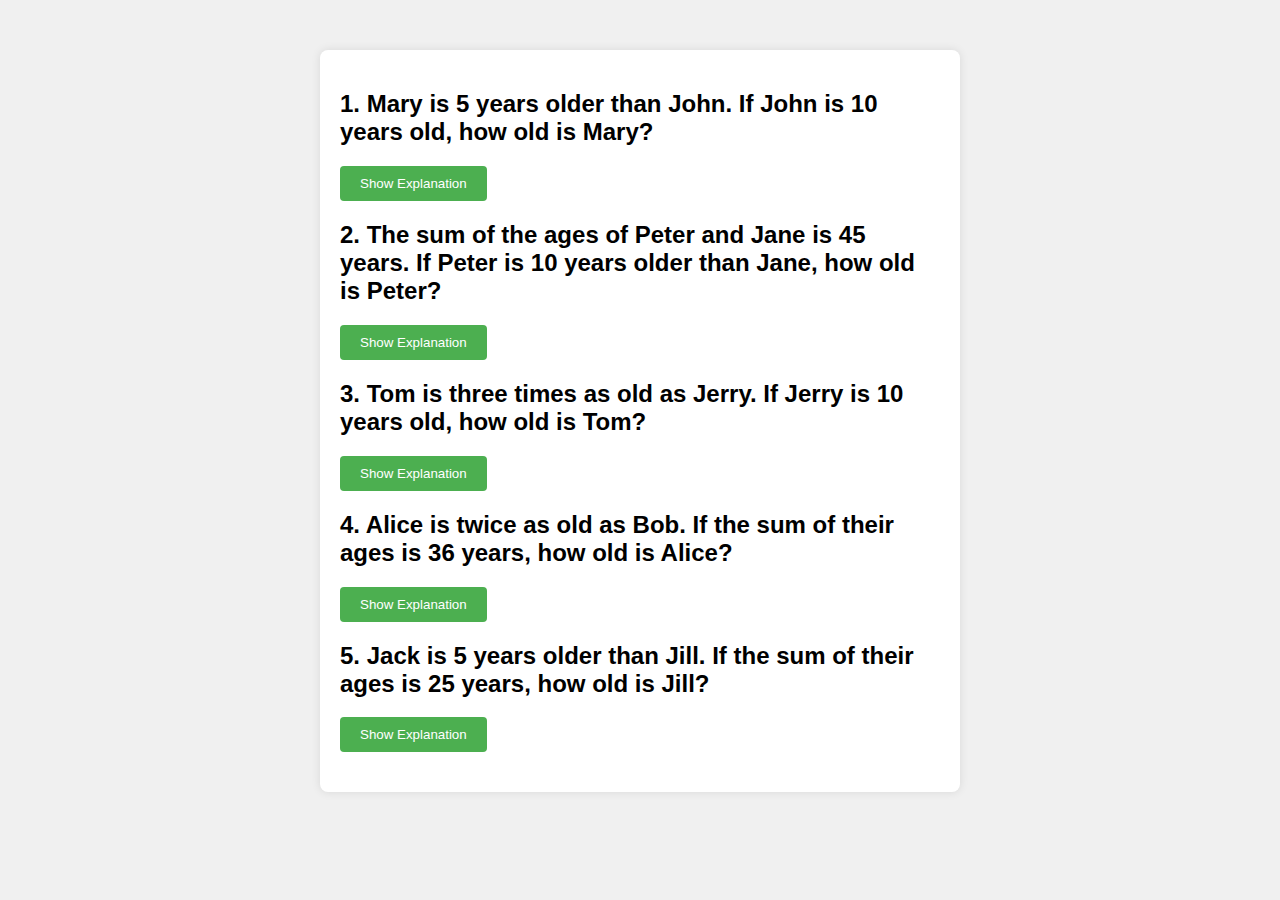
<file: ages.html>
<!DOCTYPE html>
<html lang="en">
<head>
    <meta charset="UTF-8">
    <meta name="viewport" content="width=device-width, initial-scale=1.0">
    <title>Aptitude Quiz</title>
    <style>
        body {
            font-family: Arial, sans-serif;
            margin: 0;
            padding: 0;
            background-color: #f0f0f0;
        }

        .quiz-container {
            max-width: 600px;
            margin: 50px auto;
            background-color: #fff;
            padding: 20px;
            border-radius: 8px;
            box-shadow: 0 0 10px rgba(0, 0, 0, 0.1);
        }

        .question {
            margin-bottom: 20px;
        }

        .explanation {
            display: none;
            margin-top: 10px;
        }

        button {
            background-color: #4CAF50;
            color: white;
            padding: 10px 20px;
            border: none;
            border-radius: 4px;
            cursor: pointer;
        }

        button:hover {
            background-color: #45a049;
        }
    </style>
</head>
<body>
    <div class="quiz-container">
        <div class="question">
            <h2>1. Mary is 5 years older than John. If John is 10 years old, how old is Mary?</h2>
            <button onclick="toggleExplanation(1)">Show Explanation</button>
            <p class="explanation">If John is 10 years old, then Mary is 10 + 5 = 15 years old.</p>
        </div>
        
        <div class="question">
            <h2>2. The sum of the ages of Peter and Jane is 45 years. If Peter is 10 years older than Jane, how old is Peter?</h2>
            <button onclick="toggleExplanation(2)">Show Explanation</button>
            <p class="explanation">Let Jane's age be x years. Then, Peter's age is x + 10 years. According to the given information, x + (x + 10) = 45. Solving this equation, we find x = 17. Therefore, Peter is 17 + 10 = 27 years old.</p>
        </div>
        
        <div class="question">
            <h2>3. Tom is three times as old as Jerry. If Jerry is 10 years old, how old is Tom?</h2>
            <button onclick="toggleExplanation(3)">Show Explanation</button>
            <p class="explanation">If Jerry is 10 years old, then Tom is 3 * 10 = 30 years old.</p>
        </div>
        
        <div class="question">
            <h2>4. Alice is twice as old as Bob. If the sum of their ages is 36 years, how old is Alice?</h2>
            <button onclick="toggleExplanation(4)">Show Explanation</button>
            <p class="explanation">Let Bob's age be x years. Then, Alice's age is 2x years. According to the given information, x + 2x = 36. Solving this equation, we find x = 12. Therefore, Alice is 2 * 12 = 24 years old.</p>
        </div>
        
        <div class="question">
            <h2>5. Jack is 5 years older than Jill. If the sum of their ages is 25 years, how old is Jill?</h2>
            <button onclick="toggleExplanation(5)">Show Explanation</button>
            <p class="explanation">Let Jill's age be x years. Then, Jack's age is x + 5 years. According to the given information, x + (x + 5) = 25. Solving this equation, we find x = 10. Therefore, Jill is 10 years old.</p>
        </div>
    </div>

    <script>
        function toggleExplanation(questionNumber) {
            var explanation = document.getElementsByClassName('explanation')[questionNumber - 1];
            if (explanation.style.display === "none") {
                explanation.style.display = "block";
            } else {
                explanation.style.display = "none";
            }
        }
    </script>
</body>

</html>
</file>
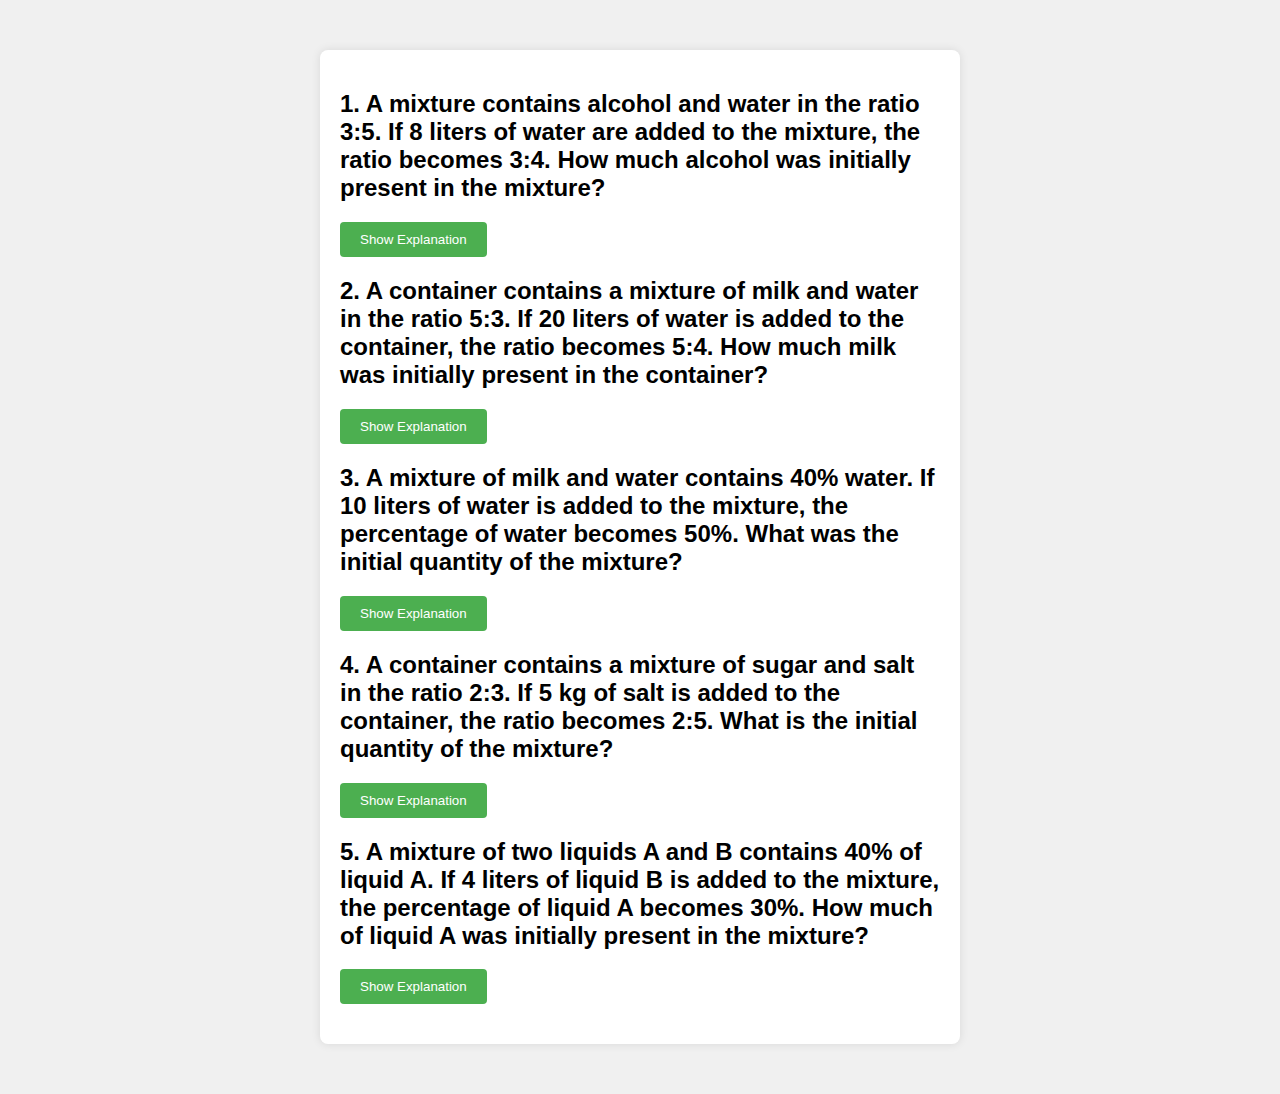
<file: alligation-and-mixtures.html>
<!DOCTYPE html>
<html lang="en">
<head>
    <meta charset="UTF-8">
    <meta name="viewport" content="width=device-width, initial-scale=1.0">
    <title>Aptitude Quiz</title>
    <style>
        body {
            font-family: Arial, sans-serif;
            margin: 0;
            padding: 0;
            background-color: #f0f0f0;
        }

        .quiz-container {
            max-width: 600px;
            margin: 50px auto;
            background-color: #fff;
            padding: 20px;
            border-radius: 8px;
            box-shadow: 0 0 10px rgba(0, 0, 0, 0.1);
        }

        .question {
            margin-bottom: 20px;
        }

        .explanation {
            display: none;
            margin-top: 10px;
        }

        button {
            background-color: #4CAF50;
            color: white;
            padding: 10px 20px;
            border: none;
            border-radius: 4px;
            cursor: pointer;
        }

        button:hover {
            background-color: #45a049;
        }
    </style>
</head>
<body>
    <div class="quiz-container">
        <div class="question">
            <h2>1. A mixture contains alcohol and water in the ratio 3:5. If 8 liters of water are added to the mixture, the ratio becomes 3:4. How much alcohol was initially present in the mixture?</h2>
            <button onclick="toggleExplanation(1)">Show Explanation</button>
            <p class="explanation">Let the initial quantity of alcohol be 3x and the initial quantity of water be 5x. After adding 8 liters of water, the quantity of water becomes 5x + 8. According to the given condition, (3x) / (5x + 8) = 3/4. Solving this equation, we find x = 8. Therefore, the initial quantity of alcohol was 3 * 8 = 24 liters.</p>
        </div>
        
        <div class="question">
            <h2>2. A container contains a mixture of milk and water in the ratio 5:3. If 20 liters of water is added to the container, the ratio becomes 5:4. How much milk was initially present in the container?</h2>
            <button onclick="toggleExplanation(2)">Show Explanation</button>
            <p class="explanation">Let the initial quantity of milk be 5x and the initial quantity of water be 3x. After adding 20 liters of water, the quantity of water becomes 3x + 20. According to the given condition, (5x) / (3x + 20) = 5/4. Solving this equation, we find x = 20. Therefore, the initial quantity of milk was 5 * 20 = 100 liters.</p>
        </div>
        
        <div class="question">
            <h2>3. A mixture of milk and water contains 40% water. If 10 liters of water is added to the mixture, the percentage of water becomes 50%. What was the initial quantity of the mixture?</h2>
            <button onclick="toggleExplanation(3)">Show Explanation</button>
            <p class="explanation">Let the initial quantity of the mixture be x liters. Since the mixture contains 40% water initially, the quantity of water is 0.4x liters. After adding 10 liters of water, the quantity of water becomes 0.4x + 10 liters. According to the given condition, (0.4x + 10) / x = 50/100. Solving this equation, we find x = 20. Therefore, the initial quantity of the mixture was 20 liters.</p>
        </div>
        
        <div class="question">
            <h2>4. A container contains a mixture of sugar and salt in the ratio 2:3. If 5 kg of salt is added to the container, the ratio becomes 2:5. What is the initial quantity of the mixture?</h2>
            <button onclick="toggleExplanation(4)">Show Explanation</button>
            <p class="explanation">Let the initial quantity of sugar be 2x kg and the initial quantity of salt be 3x kg. After adding 5 kg of salt, the quantity of salt becomes 3x + 5. According to the given condition, (2x) / (3x + 5) = 2/5. Solving this equation, we find x = 5. Therefore, the initial quantity of the mixture was 2 * 5 + 3 * 5 = 25 kg.</p>
        </div>
        
        <div class="question">
            <h2>5. A mixture of two liquids A and B contains 40% of liquid A. If 4 liters of liquid B is added to the mixture, the percentage of liquid A becomes 30%. How much of liquid A was initially present in the mixture?</h2>
            <button onclick="toggleExplanation(5)">Show Explanation</button>
            <p class="explanation">Let the initial quantity of the mixture be x liters. Since the mixture contains 40% of liquid A initially, the quantity of liquid A is 0.4x liters. After adding 4 liters of liquid B, the quantity of liquid A remains the same, but the total quantity of the mixture becomes x + 4 liters. According to the given condition, 0.4x / (x + 4) = 30/100. Solving this equation, we find x = 20. Therefore, the initial quantity of liquid A was 0.4 * 20 = 8 liters.</p>
            </div>
            </body>

</html>
</file>
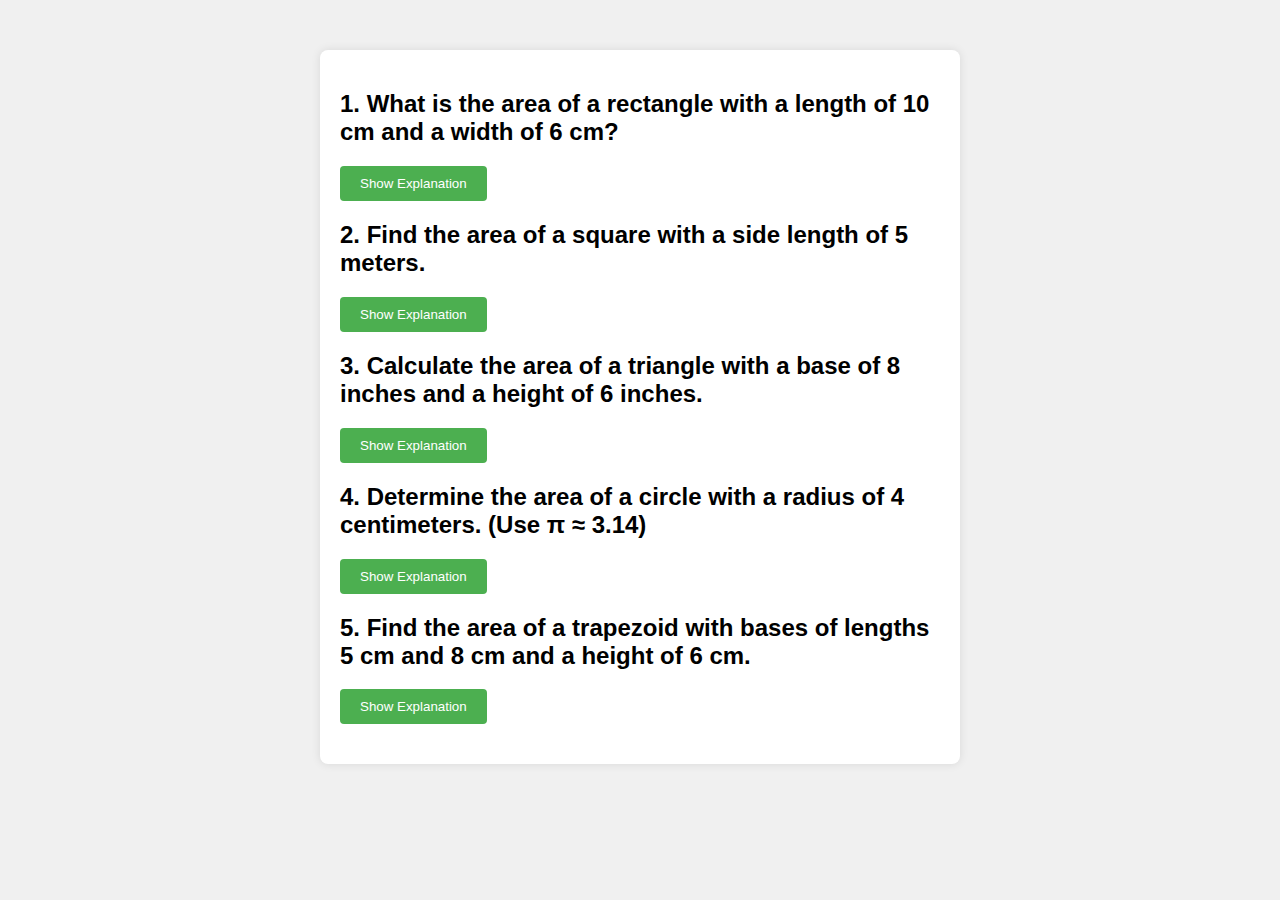
<file: area.html>
<!DOCTYPE html>
<html lang="en">
<head>
    <meta charset="UTF-8">
    <meta name="viewport" content="width=device-width, initial-scale=1.0">
    <title>Aptitude Quiz</title>
    <style>
        body {
            font-family: Arial, sans-serif;
            margin: 0;
            padding: 0;
            background-color: #f0f0f0;
        }

        .quiz-container {
            max-width: 600px;
            margin: 50px auto;
            background-color: #fff;
            padding: 20px;
            border-radius: 8px;
            box-shadow: 0 0 10px rgba(0, 0, 0, 0.1);
        }

        .question {
            margin-bottom: 20px;
        }

        .explanation {
            display: none;
            margin-top: 10px;
        }

        button {
            background-color: #4CAF50;
            color: white;
            padding: 10px 20px;
            border: none;
            border-radius: 4px;
            cursor: pointer;
        }

        button:hover {
            background-color: #45a049;
        }
    </style>
</head>
<body>
    <div class="quiz-container">
        <div class="question">
            <h2>1. What is the area of a rectangle with a length of 10 cm and a width of 6 cm?</h2>
            <button onclick="toggleExplanation(1)">Show Explanation</button>
            <p class="explanation">The area of a rectangle is calculated by multiplying its length by its width. So, the area of this rectangle is 10 cm * 6 cm = 60 square centimeters.</p>
        </div>
        
        <div class="question">
            <h2>2. Find the area of a square with a side length of 5 meters.</h2>
            <button onclick="toggleExplanation(2)">Show Explanation</button>
            <p class="explanation">The area of a square is calculated by squaring its side length. So, the area of this square is 5 meters * 5 meters = 25 square meters.</p>
        </div>
        
        <div class="question">
            <h2>3. Calculate the area of a triangle with a base of 8 inches and a height of 6 inches.</h2>
            <button onclick="toggleExplanation(3)">Show Explanation</button>
            <p class="explanation">The area of a triangle is calculated by multiplying its base by its height and dividing by 2. So, the area of this triangle is (8 inches * 6 inches) / 2 = 24 square inches.</p>
        </div>
        
        <div class="question">
            <h2>4. Determine the area of a circle with a radius of 4 centimeters. (Use π ≈ 3.14)</h2>
            <button onclick="toggleExplanation(4)">Show Explanation</button>
            <p class="explanation">The area of a circle is calculated by squaring its radius and multiplying by π. So, the area of this circle is (4 cm)^2 * π ≈ 3.14 * 16 cm² ≈ 50.24 square centimeters.</p>
        </div>
        
        <div class="question">
            <h2>5. Find the area of a trapezoid with bases of lengths 5 cm and 8 cm and a height of 6 cm.</h2>
            <button onclick="toggleExplanation(5)">Show Explanation</button>
            <p class="explanation">The area of a trapezoid is calculated by multiplying the sum of its bases by its height and dividing by 2. So, the area of this trapezoid is ((5 cm + 8 cm) * 6 cm) / 2 = 39 square centimeters.</p>
        </div>
    </div>

    <script>
        function toggleExplanation(questionNumber) {
            var explanation = document.getElementsByClassName('explanation')[questionNumber - 1];
            if (explanation.style.display === "none") {
                explanation.style.display = "block";
            } else {
                explanation.style.display = "none";
            }
        }
    </script>
</body>

</html>
</file>
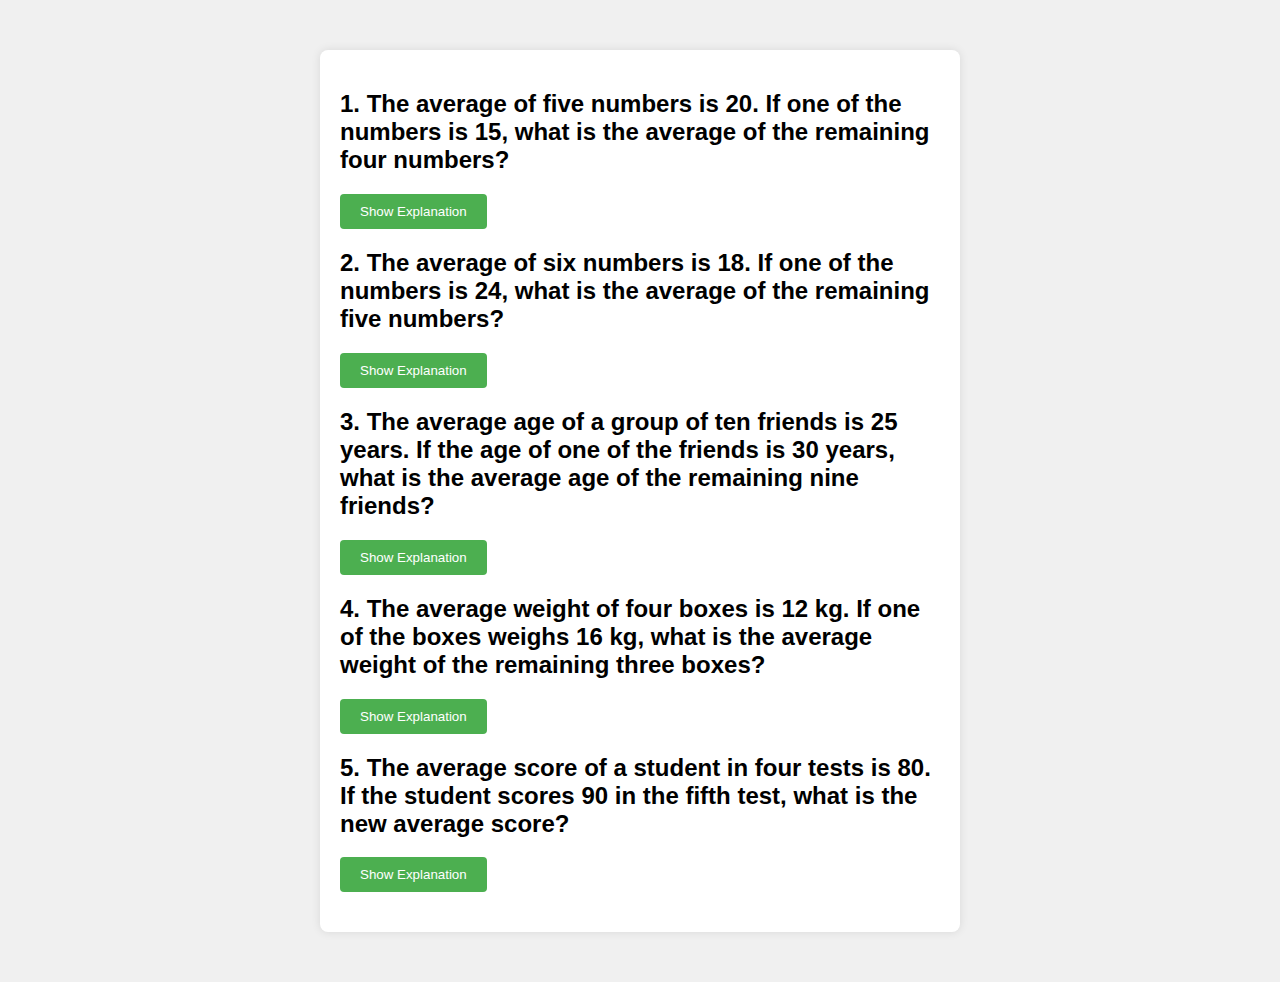
<file: averages.html>
<!DOCTYPE html>
<html lang="en">
<head>
    <meta charset="UTF-8">
    <meta name="viewport" content="width=device-width, initial-scale=1.0">
    <title>Aptitude Quiz</title>
    <style>
        body {
            font-family: Arial, sans-serif;
            margin: 0;
            padding: 0;
            background-color: #f0f0f0;
        }

        .quiz-container {
            max-width: 600px;
            margin: 50px auto;
            background-color: #fff;
            padding: 20px;
            border-radius: 8px;
            box-shadow: 0 0 10px rgba(0, 0, 0, 0.1);
        }

        .question {
            margin-bottom: 20px;
        }

        .explanation {
            display: none;
            margin-top: 10px;
        }

        button {
            background-color: #4CAF50;
            color: white;
            padding: 10px 20px;
            border: none;
            border-radius: 4px;
            cursor: pointer;
        }

        button:hover {
            background-color: #45a049;
        }
    </style>
</head>
<body>
    <div class="quiz-container">
        <div class="question">
            <h2>1. The average of five numbers is 20. If one of the numbers is 15, what is the average of the remaining four numbers?</h2>
            <button onclick="toggleExplanation(1)">Show Explanation</button>
            <p class="explanation">The sum of the five numbers is 5 * 20 = 100. If one of the numbers is 15, then the sum of the remaining four numbers is 100 - 15 = 85. Therefore, the average of the remaining four numbers is 85 / 4 = 21.25.</p>
        </div>
        
        <div class="question">
            <h2>2. The average of six numbers is 18. If one of the numbers is 24, what is the average of the remaining five numbers?</h2>
            <button onclick="toggleExplanation(2)">Show Explanation</button>
            <p class="explanation">The sum of the six numbers is 6 * 18 = 108. If one of the numbers is 24, then the sum of the remaining five numbers is 108 - 24 = 84. Therefore, the average of the remaining five numbers is 84 / 5 = 16.8.</p>
        </div>
        
        <div class="question">
            <h2>3. The average age of a group of ten friends is 25 years. If the age of one of the friends is 30 years, what is the average age of the remaining nine friends?</h2>
            <button onclick="toggleExplanation(3)">Show Explanation</button>
            <p class="explanation">The sum of the ages of the ten friends is 10 * 25 = 250 years. If one of the friends is 30 years old, then the sum of the ages of the remaining nine friends is 250 - 30 = 220 years. Therefore, the average age of the remaining nine friends is 220 / 9 ≈ 24.44 years.</p>
        </div>
        
        <div class="question">
            <h2>4. The average weight of four boxes is 12 kg. If one of the boxes weighs 16 kg, what is the average weight of the remaining three boxes?</h2>
            <button onclick="toggleExplanation(4)">Show Explanation</button>
            <p class="explanation">The sum of the weights of the four boxes is 4 * 12 kg = 48 kg. If one of the boxes weighs 16 kg, then the sum of the weights of the remaining three boxes is 48 kg - 16 kg = 32 kg. Therefore, the average weight of the remaining three boxes is 32 kg / 3 ≈ 10.67 kg.</p>
        </div>
        
        <div class="question">
            <h2>5. The average score of a student in four tests is 80. If the student scores 90 in the fifth test, what is the new average score?</h2>
            <button onclick="toggleExplanation(5)">Show Explanation</button>
            <p class="explanation">The sum of the scores of the four tests is 4 * 80 = 320. If the student scores 90 in the fifth test, then the new sum of scores is 320 + 90 = 410. Therefore, the new average score is 410 / 5 = 82.</p>
        </div>
    </div>

    <script>
        function toggleExplanation(questionNumber) {
            var explanation = document.getElementsByClassName('explanation')[questionNumber - 1];
            if (explanation.style.display === "none") {
                explanation.style.display = "block";
            } else {
                explanation.style.display = "none";
            }
        }
    </script>
</body>

</html>
</file>
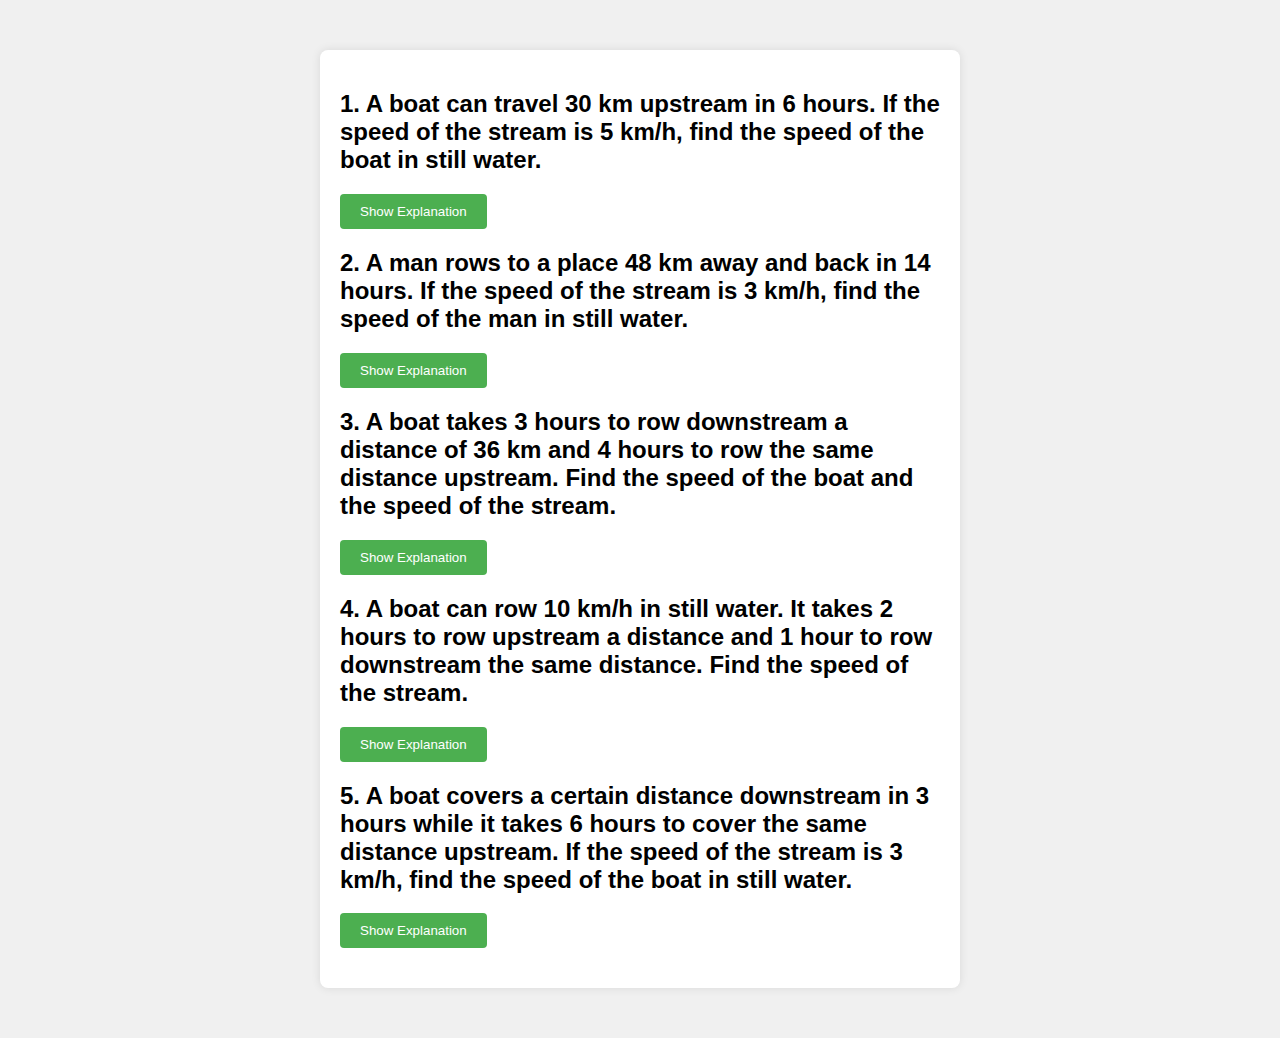
<file: boats-and-streams.html>
<!DOCTYPE html>
<html lang="en">
<head>
    <meta charset="UTF-8">
    <meta name="viewport" content="width=device-width, initial-scale=1.0">
    <title>Aptitude Quiz</title>
    <style>
        body {
            font-family: Arial, sans-serif;
            margin: 0;
            padding: 0;
            background-color: #f0f0f0;
        }

        .quiz-container {
            max-width: 600px;
            margin: 50px auto;
            background-color: #fff;
            padding: 20px;
            border-radius: 8px;
            box-shadow: 0 0 10px rgba(0, 0, 0, 0.1);
        }

        .question {
            margin-bottom: 20px;
        }

        .explanation {
            display: none;
            margin-top: 10px;
        }

        button {
            background-color: #4CAF50;
            color: white;
            padding: 10px 20px;
            border: none;
            border-radius: 4px;
            cursor: pointer;
        }

        button:hover {
            background-color: #45a049;
        }
    </style>
</head>
<body>
    <div class="quiz-container">
        <div class="question">
            <h2>1. A boat can travel 30 km upstream in 6 hours. If the speed of the stream is 5 km/h, find the speed of the boat in still water.</h2>
            <button onclick="toggleExplanation(1)">Show Explanation</button>
            <p class="explanation">Let the speed of the boat in still water be x km/h. Then, the speed of the boat upstream is (x - 5) km/h. Using the formula Time = Distance / Speed, we have 30 km / (x - 5) km/h = 6 hours. Solving this equation, we find x = 10 km/h. Therefore, the speed of the boat in still water is 10 km/h.</p>
        </div>
        
        <div class="question">
            <h2>2. A man rows to a place 48 km away and back in 14 hours. If the speed of the stream is 3 km/h, find the speed of the man in still water.</h2>
            <button onclick="toggleExplanation(2)">Show Explanation</button>
            <p class="explanation">Let the speed of the man in still water be x km/h. Then, the speed of the man downstream is (x + 3) km/h and the speed of the man upstream is (x - 3) km/h. Using the formula Time = Distance / Speed, we have 48 km / (x + 3) km/h + 48 km / (x - 3) km/h = 14 hours. Solving this equation, we find x = 6 km/h. Therefore, the speed of the man in still water is 6 km/h.</p>
        </div>
        
        <div class="question">
            <h2>3. A boat takes 3 hours to row downstream a distance of 36 km and 4 hours to row the same distance upstream. Find the speed of the boat and the speed of the stream.</h2>
            <button onclick="toggleExplanation(3)">Show Explanation</button>
            <p class="explanation">Let the speed of the boat in still water be x km/h and the speed of the stream be y km/h. Then, the speed of the boat downstream is (x + y) km/h and the speed of the boat upstream is (x - y) km/h. Using the formula Time = Distance / Speed, we have 36 km / (x + y) km/h = 3 hours and 36 km / (x - y) km/h = 4 hours. Solving these equations simultaneously, we find x = 10 km/h and y = 2 km/h. Therefore, the speed of the boat is 10 km/h and the speed of the stream is 2 km/h.</p>
        </div>
        
        <div class="question">
            <h2>4. A boat can row 10 km/h in still water. It takes 2 hours to row upstream a distance and 1 hour to row downstream the same distance. Find the speed of the stream.</h2>
            <button onclick="toggleExplanation(4)">Show Explanation</button>
            <p class="explanation">Let the speed of the stream be y km/h. Then, the speed of the boat upstream is (10 - y) km/h and the speed of the boat downstream is (10 + y) km/h. Using the formula Time = Distance / Speed, we have Distance / (10 - y) = 2 hours and Distance / (10 + y) = 1 hour. Solving these equations simultaneously, we find y = 5 km/h. Therefore, the speed of the stream is 5 km/h.</p>
        </div>
        
        <div class="question">
            <h2>5. A boat covers a certain distance downstream in 3 hours while it takes 6 hours to cover the same distance upstream. If the speed of the stream is 3 km/h, find the speed of the boat in still water.</h2>
            <button onclick="toggleExplanation(5)">Show Explanation</button>
            <p class="explanation">Let the speed of the boat in still water be x km/h. Then, the speed of the boat downstream is (x + 3) km/h and the speed of the boat upstream is (x - 3) km/h. Using the formula Time = Distance / Speed, we have Distance / (x + 3) = 3 hours and Distance / (x - 3) = 6 hours. Solving these equations simultaneously, we find x = 9 km/h. Therefore, the speed of the boat in still water is 9 km/h.</p>
        </div>
    </div>

    <script>
        function toggleExplanation(questionNumber) {
            var explanation = document.getElementsByClassName('explanation')[questionNumber - 1];
            if (explanation.style.display === "none") {
                explanation.style.display = "block";
            } else {
                explanation.style.display = "none";
            }
        }
    </script>
</body>

</html>
</file>
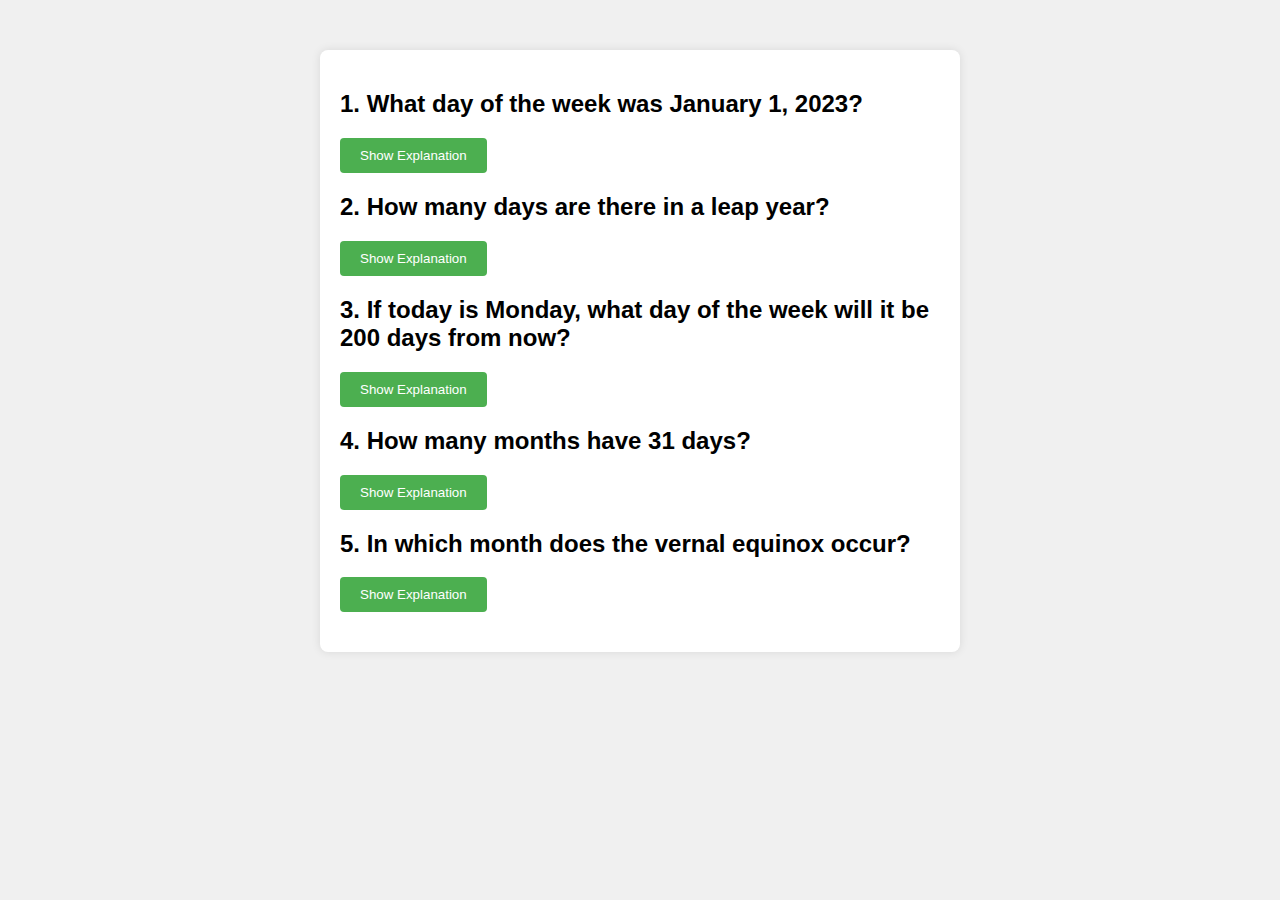
<file: calendar.html>
<!DOCTYPE html>
<html lang="en">
<head>
    <meta charset="UTF-8">
    <meta name="viewport" content="width=device-width, initial-scale=1.0">
    <title>Aptitude Quiz</title>
    <style>
        body {
            font-family: Arial, sans-serif;
            margin: 0;
            padding: 0;
            background-color: #f0f0f0;
        }

        .quiz-container {
            max-width: 600px;
            margin: 50px auto;
            background-color: #fff;
            padding: 20px;
            border-radius: 8px;
            box-shadow: 0 0 10px rgba(0, 0, 0, 0.1);
        }

        .question {
            margin-bottom: 20px;
        }

        .explanation {
            display: none;
            margin-top: 10px;
        }

        button {
            background-color: #4CAF50;
            color: white;
            padding: 10px 20px;
            border: none;
            border-radius: 4px;
            cursor: pointer;
        }

        button:hover {
            background-color: #45a049;
        }
    </style>
</head>
<body>
    <div class="quiz-container">
        <div class="question">
            <h2>1. What day of the week was January 1, 2023?</h2>
            <button onclick="toggleExplanation(1)">Show Explanation</button>
            <p class="explanation">To find the day of the week for January 1, 2023, we can use the Zeller's Congruence algorithm or consult a calendar. January 1, 2023, falls on a Sunday.</p>
        </div>
        
        <div class="question">
            <h2>2. How many days are there in a leap year?</h2>
            <button onclick="toggleExplanation(2)">Show Explanation</button>
            <p class="explanation">A leap year has 366 days. It occurs every four years, except for years that are divisible by 100 but not by 400.</p>
        </div>
        
        <div class="question">
            <h2>3. If today is Monday, what day of the week will it be 200 days from now?</h2>
            <button onclick="toggleExplanation(3)">Show Explanation</button>
            <p class="explanation">There are 7 days in a week, so adding 200 days to Monday results in (200 % 7) = 2 extra days. Therefore, 200 days from Monday will be Wednesday.</p>
        </div>
        
        <div class="question">
            <h2>4. How many months have 31 days?</h2>
            <button onclick="toggleExplanation(4)">Show Explanation</button>
            <p class="explanation">There are 7 months in a year that have 31 days: January, March, May, July, August, October, and December.</p>
        </div>
        
        <div class="question">
            <h2>5. In which month does the vernal equinox occur?</h2>
            <button onclick="toggleExplanation(5)">Show Explanation</button>
            <p class="explanation">The vernal equinox, marking the beginning of spring in the Northern Hemisphere, occurs in March.</p>
        </div>
    </div>

    <script>
        function toggleExplanation(questionNumber) {
            var explanation = document.getElementsByClassName('explanation')[questionNumber - 1];
            if (explanation.style.display === "none") {
                explanation.style.display = "block";
            } else {
                explanation.style.display = "none";
            }
        }
    </script>
</body>

</html>
</file>
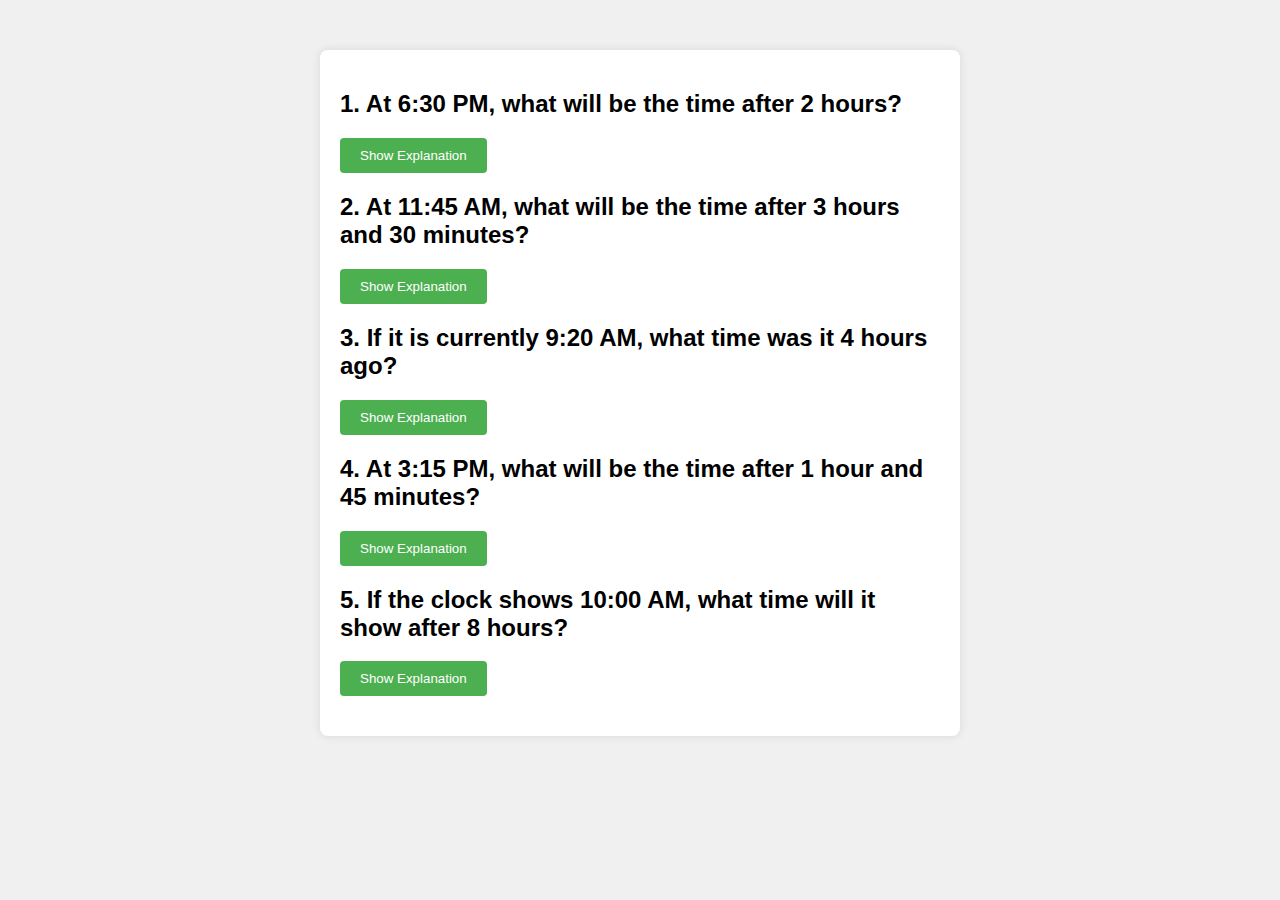
<file: clock.html>
<!DOCTYPE html>
<html lang="en">
<head>
    <meta charset="UTF-8">
    <meta name="viewport" content="width=device-width, initial-scale=1.0">
    <title>Aptitude Quiz</title>
    <style>
        body {
            font-family: Arial, sans-serif;
            margin: 0;
            padding: 0;
            background-color: #f0f0f0;
        }

        .quiz-container {
            max-width: 600px;
            margin: 50px auto;
            background-color: #fff;
            padding: 20px;
            border-radius: 8px;
            box-shadow: 0 0 10px rgba(0, 0, 0, 0.1);
        }

        .question {
            margin-bottom: 20px;
        }

        .explanation {
            display: none;
            margin-top: 10px;
        }

        button {
            background-color: #4CAF50;
            color: white;
            padding: 10px 20px;
            border: none;
            border-radius: 4px;
            cursor: pointer;
        }

        button:hover {
            background-color: #45a049;
        }
    </style>
</head>
<body>
    <div class="quiz-container">
        <div class="question">
            <h2>1. At 6:30 PM, what will be the time after 2 hours?</h2>
            <button onclick="toggleExplanation(1)">Show Explanation</button>
            <p class="explanation">Adding 2 hours to 6:30 PM gives 8:30 PM.</p>
        </div>
        
        <div class="question">
            <h2>2. At 11:45 AM, what will be the time after 3 hours and 30 minutes?</h2>
            <button onclick="toggleExplanation(2)">Show Explanation</button>
            <p class="explanation">Adding 3 hours and 30 minutes to 11:45 AM gives 3:15 PM.</p>
        </div>
        
        <div class="question">
            <h2>3. If it is currently 9:20 AM, what time was it 4 hours ago?</h2>
            <button onclick="toggleExplanation(3)">Show Explanation</button>
            <p class="explanation">Subtracting 4 hours from 9:20 AM gives 5:20 AM.</p>
        </div>
        
        <div class="question">
            <h2>4. At 3:15 PM, what will be the time after 1 hour and 45 minutes?</h2>
            <button onclick="toggleExplanation(4)">Show Explanation</button>
            <p class="explanation">Adding 1 hour and 45 minutes to 3:15 PM gives 5:00 PM.</p>
        </div>
        
        <div class="question">
            <h2>5. If the clock shows 10:00 AM, what time will it show after 8 hours?</h2>
            <button onclick="toggleExplanation(5)">Show Explanation</button>
            <p class="explanation">Adding 8 hours to 10:00 AM gives 6:00 PM.</p>
        </div>
    </div>

    <script>
        function toggleExplanation(questionNumber) {
            var explanation = document.getElementsByClassName('explanation')[questionNumber - 1];
            if (explanation.style.display === "none") {
                explanation.style.display = "block";
            } else {
                explanation.style.display = "none";
            }
        }
    </script>
</body>

</html>
</file>
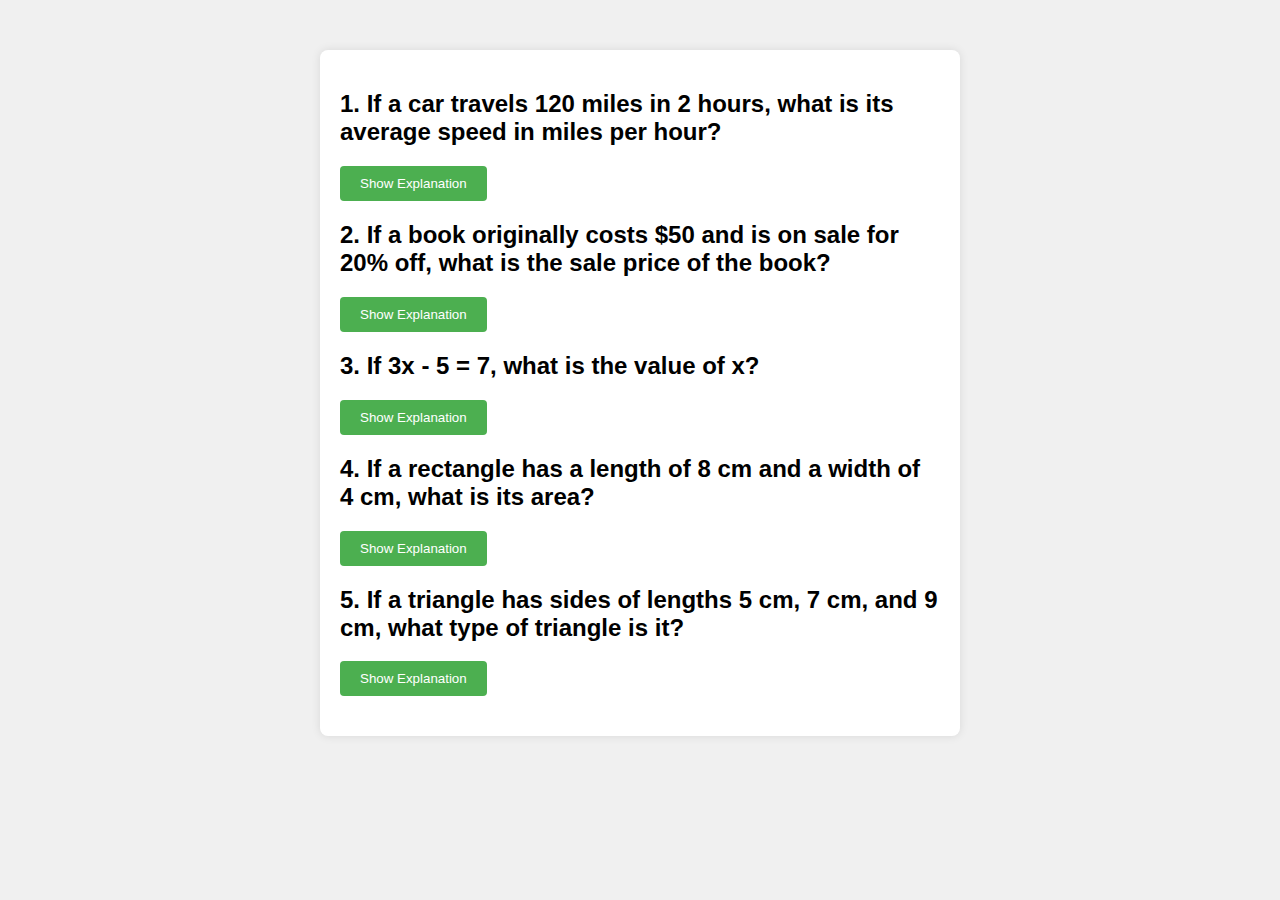
<file: hcf-lcm.html>
<!DOCTYPE html>
<html lang="en">
<head>
    <meta charset="UTF-8">
    <meta name="viewport" content="width=device-width, initial-scale=1.0">
    <title>Aptitude Quiz</title>
    <style>
        body {
            font-family: Arial, sans-serif;
            margin: 0;
            padding: 0;
            background-color: #f0f0f0;
        }

        .quiz-container {
            max-width: 600px;
            margin: 50px auto;
            background-color: #fff;
            padding: 20px;
            border-radius: 8px;
            box-shadow: 0 0 10px rgba(0, 0, 0, 0.1);
        }

        .question {
            margin-bottom: 20px;
        }

        .explanation {
            display: none;
            margin-top: 10px;
        }

        button {
            background-color: #4CAF50;
            color: white;
            padding: 10px 20px;
            border: none;
            border-radius: 4px;
            cursor: pointer;
        }

        button:hover {
            background-color: #45a049;
        }
    </style>
</head>
<body>
    <div class="quiz-container">
        <div class="question">
            <h2>1. If a car travels 120 miles in 2 hours, what is its average speed in miles per hour?</h2>
            <button onclick="toggleExplanation(1)">Show Explanation</button>
            <p class="explanation">Average speed is calculated by dividing the total distance traveled by the total time taken. So, 120 miles / 2 hours = 60 mph.</p>
        </div>
        
        <div class="question">
            <h2>2. If a book originally costs $50 and is on sale for 20% off, what is the sale price of the book?</h2>
            <button onclick="toggleExplanation(2)">Show Explanation</button>
            <p class="explanation">To find the sale price, we first calculate the discount: 20% of $50 = $10. Then, subtract the discount from the original price: $50 - $10 = $40.</p>
        </div>
        
        <div class="question">
            <h2>3. If 3x - 5 = 7, what is the value of x?</h2>
            <button onclick="toggleExplanation(3)">Show Explanation</button>
            <p class="explanation">To find the value of x, we isolate it by moving the constant term to the other side of the equation: 3x = 7 + 5 = 12. Then, divide both sides by 3 to solve for x: x = 12 / 3 = 4.</p>
        </div>
        
        <div class="question">
            <h2>4. If a rectangle has a length of 8 cm and a width of 4 cm, what is its area?</h2>
            <button onclick="toggleExplanation(4)">Show Explanation</button>
            <p class="explanation">The area of a rectangle is calculated by multiplying its length by its width. So, 8 cm * 4 cm = 32 cm².</p>
        </div>
        
        <div class="question">
            <h2>5. If a triangle has sides of lengths 5 cm, 7 cm, and 9 cm, what type of triangle is it?</h2>
            <button onclick="toggleExplanation(5)">Show Explanation</button>
            <p class="explanation">In a triangle, if all three sides have different lengths, it is called a scalene triangle.</p>
        </div>
    </div>

    <script>
        function toggleExplanation(questionNumber) {
            var explanation = document.getElementsByClassName('explanation')[questionNumber - 1];
            if (explanation.style.display === "none") {
                explanation.style.display = "block";
            } else {
                explanation.style.display = "none";
            }
        }
    </script>
</body>
</html>
</file>
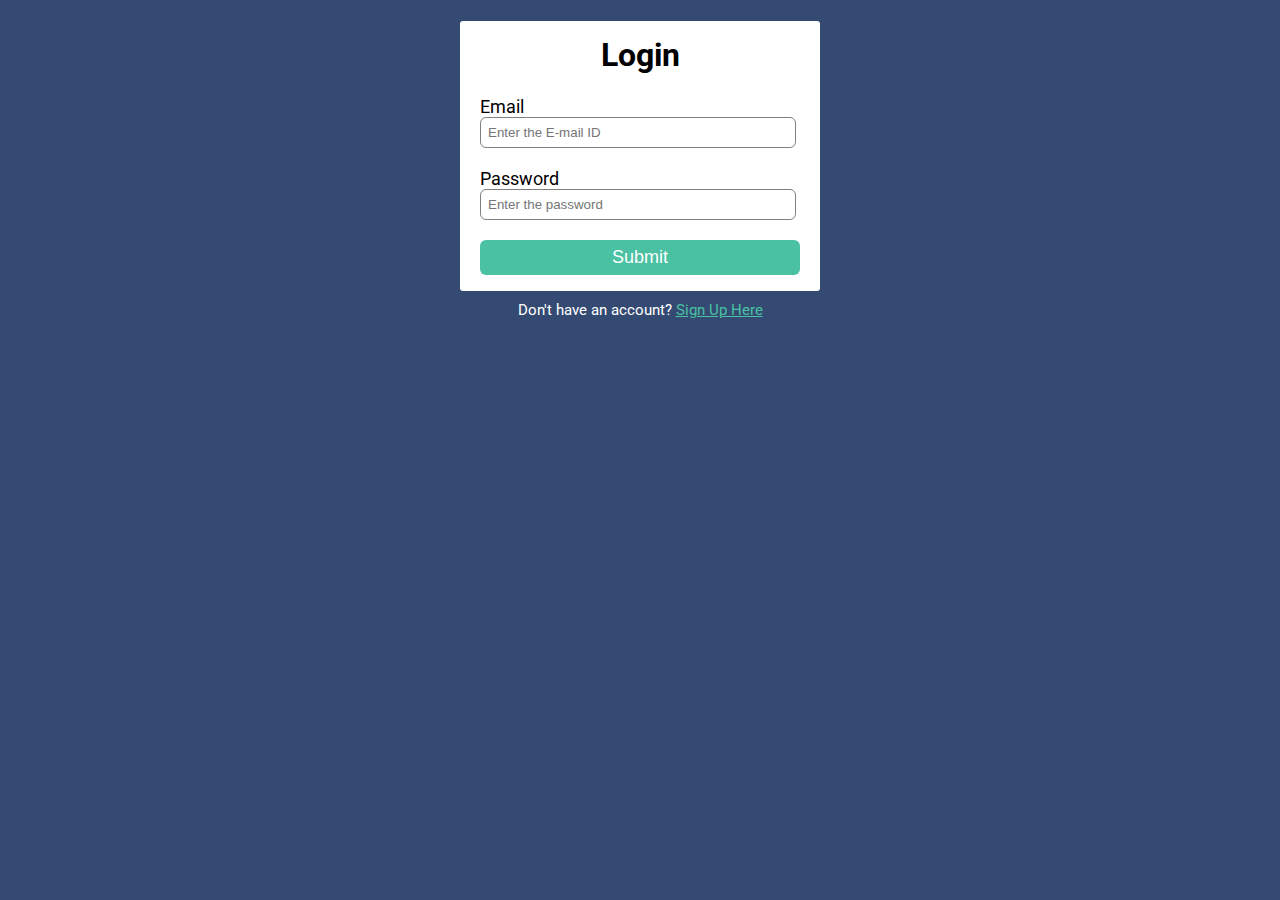
<file: login.html>
<!DOCTYPE html>
<html lang="en">
<head>
    <meta charset="UTF-8">
    <meta name="viewport" content="width=device-width, initial-scale=1.0">
    <title>Login</title>
    <link rel="stylesheet" href="style1.css">
    <link href="https://fonts.googleapis.com/css2?family=Roboto" rel="stylesheet">
</head>
<body>
    <div class="login-box">
        <h1>Login</h1>
        <form id="login-form">
            <label>Email</label>
            <input type="email" placeholder="Enter the E-mail ID" id="email">
            <label>Password</label>
            <input type="password" placeholder="Enter the password" id="password">
            <input type="button" value="Submit" id="submit-btn">
        </form>
    </div>
    <p class="para-2">Don't have an account? <a href="signup.html">Sign Up Here</a></p>
    
    <script src="script.js"></script>
</body>
</html>
</file>
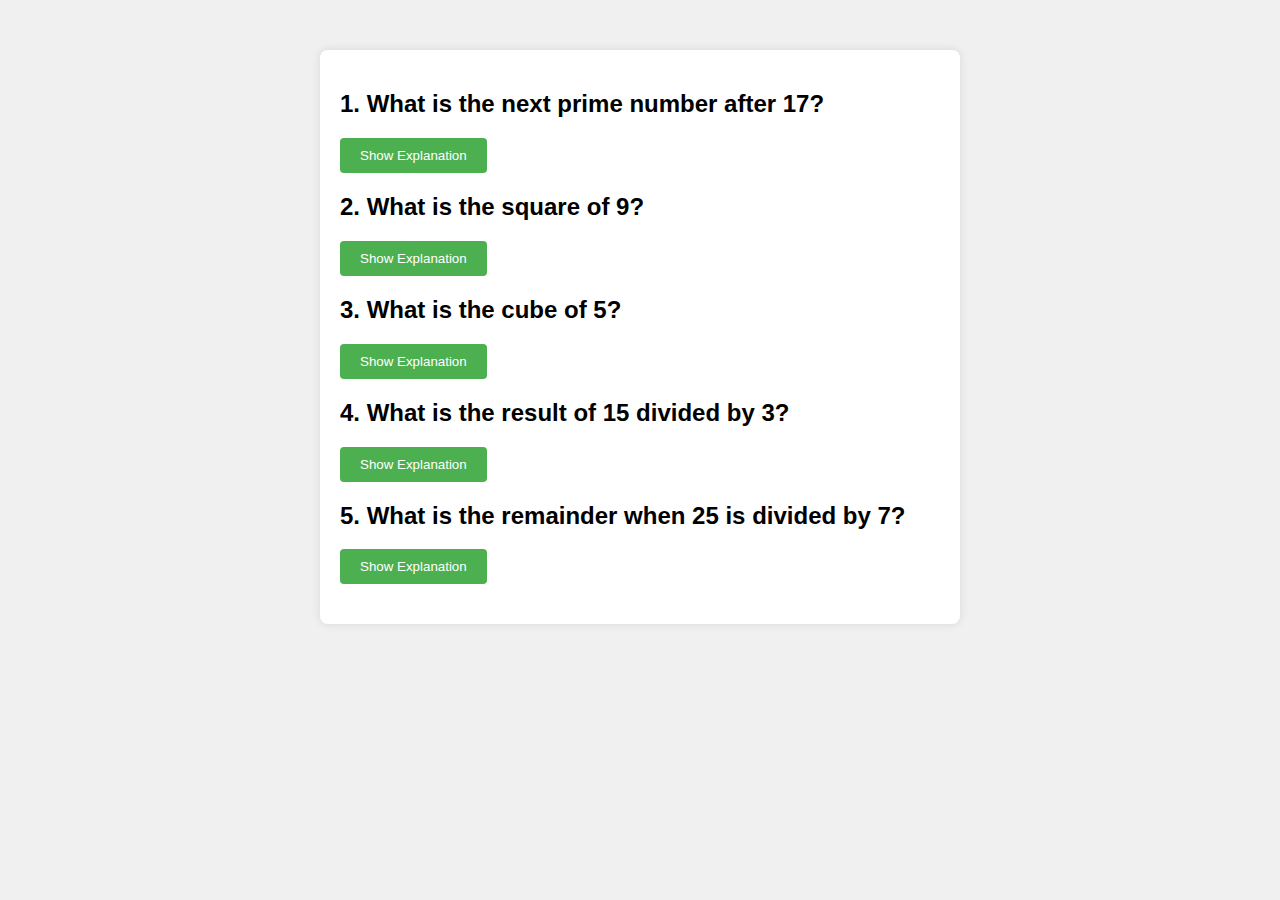
<file: numbers.html>
<!DOCTYPE html>
<html lang="en">
<head>
    <meta charset="UTF-8">
    <meta name="viewport" content="width=device-width, initial-scale=1.0">
    <title>Aptitude Quiz</title>
    <style>
        body {
            font-family: Arial, sans-serif;
            margin: 0;
            padding: 0;
            background-color: #f0f0f0;
        }

        .quiz-container {
            max-width: 600px;
            margin: 50px auto;
            background-color: #fff;
            padding: 20px;
            border-radius: 8px;
            box-shadow: 0 0 10px rgba(0, 0, 0, 0.1);
        }

        .question {
            margin-bottom: 20px;
        }

        .explanation {
            display: none;
            margin-top: 10px;
        }

        button {
            background-color: #4CAF50;
            color: white;
            padding: 10px 20px;
            border: none;
            border-radius: 4px;
            cursor: pointer;
        }

        button:hover {
            background-color: #45a049;
        }
    </style>
</head>
<body>
    <div class="quiz-container">
        <div class="question">
            <h2>1. What is the next prime number after 17?</h2>
            <button onclick="toggleExplanation(1)">Show Explanation</button>
            <p class="explanation">The next prime number after 17 is 19.</p>
        </div>
        
        <div class="question">
            <h2>2. What is the square of 9?</h2>
            <button onclick="toggleExplanation(2)">Show Explanation</button>
            <p class="explanation">The square of 9 is 81.</p>
        </div>
        
        <div class="question">
            <h2>3. What is the cube of 5?</h2>
            <button onclick="toggleExplanation(3)">Show Explanation</button>
            <p class="explanation">The cube of 5 is 125.</p>
        </div>
        
        <div class="question">
            <h2>4. What is the result of 15 divided by 3?</h2>
            <button onclick="toggleExplanation(4)">Show Explanation</button>
            <p class="explanation">15 divided by 3 equals 5.</p>
        </div>
        
        <div class="question">
            <h2>5. What is the remainder when 25 is divided by 7?</h2>
            <button onclick="toggleExplanation(5)">Show Explanation</button>
            <p class="explanation">When 25 is divided by 7, the remainder is 4.</p>
        </div>
    </div>

    <script>
        function toggleExplanation(questionNumber) {
            var explanation = document.getElementsByClassName('explanation')[questionNumber - 1];
            if (explanation.style.display === "none") {
                explanation.style.display = "block";
            } else {
                explanation.style.display = "none";
            }
        }
    </script>
</body>
</html>
</file>
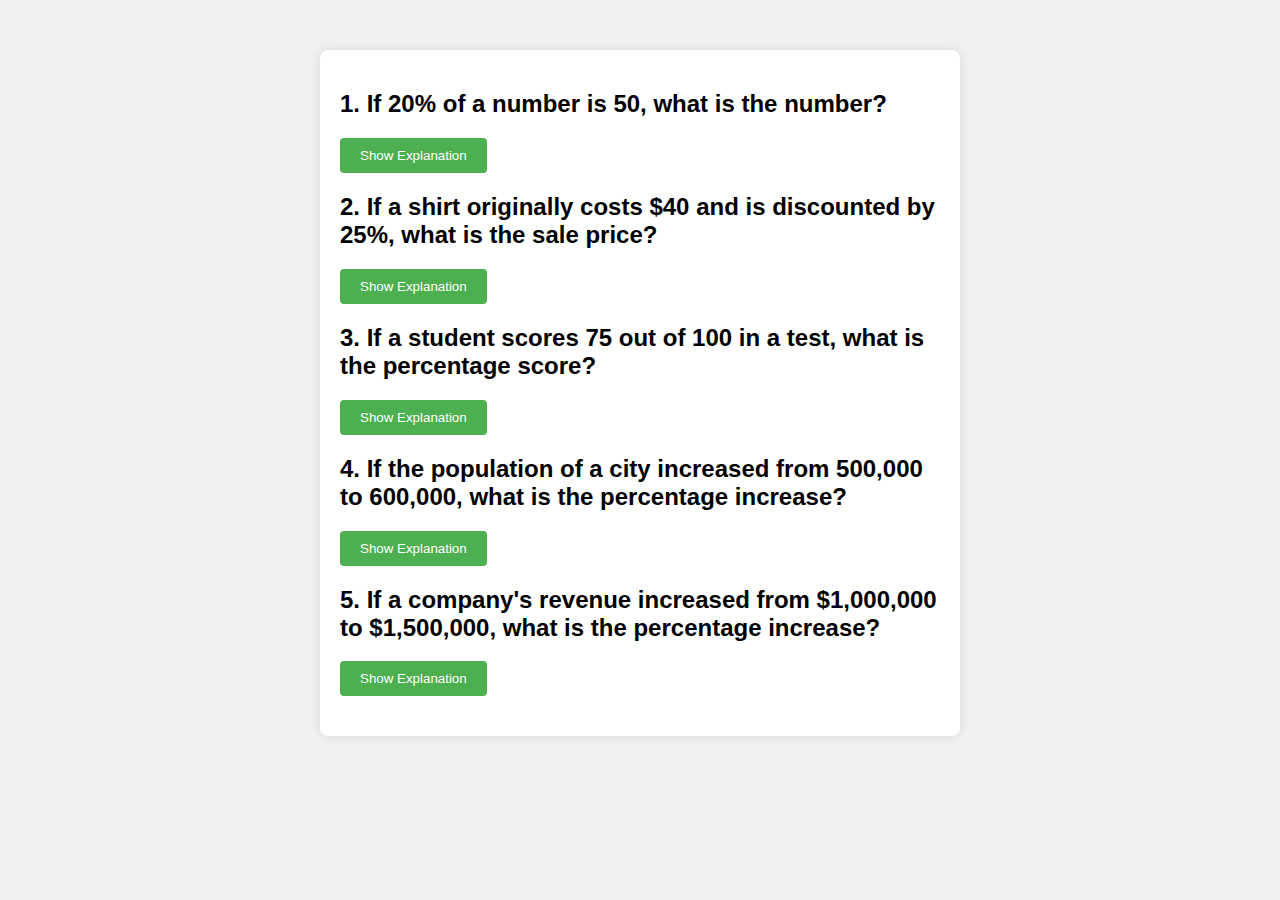
<file: percentage.html>
<!DOCTYPE html>
<html lang="en">
<head>
    <meta charset="UTF-8">
    <meta name="viewport" content="width=device-width, initial-scale=1.0">
    <title>Aptitude Quiz</title>
    <style>
        body {
            font-family: Arial, sans-serif;
            margin: 0;
            padding: 0;
            background-color: #f0f0f0;
        }

        .quiz-container {
            max-width: 600px;
            margin: 50px auto;
            background-color: #fff;
            padding: 20px;
            border-radius: 8px;
            box-shadow: 0 0 10px rgba(0, 0, 0, 0.1);
        }

        .question {
            margin-bottom: 20px;
        }

        .explanation {
            display: none;
            margin-top: 10px;
        }

        button {
            background-color: #4CAF50;
            color: white;
            padding: 10px 20px;
            border: none;
            border-radius: 4px;
            cursor: pointer;
        }

        button:hover {
            background-color: #45a049;
        }
    </style>
</head>
<body>
    <div class="quiz-container">
        <div class="question">
            <h2>1. If 20% of a number is 50, what is the number?</h2>
            <button onclick="toggleExplanation(1)">Show Explanation</button>
            <p class="explanation">To find the number, we divide 50 by 20% (or 0.20), which gives us 250.</p>
        </div>
        
        <div class="question">
            <h2>2. If a shirt originally costs $40 and is discounted by 25%, what is the sale price?</h2>
            <button onclick="toggleExplanation(2)">Show Explanation</button>
            <p class="explanation">To find the sale price, we first calculate the discount: 25% of $40 = $10. Then, subtract the discount from the original price: $40 - $10 = $30.</p>
        </div>
        
        <div class="question">
            <h2>3. If a student scores 75 out of 100 in a test, what is the percentage score?</h2>
            <button onclick="toggleExplanation(3)">Show Explanation</button>
            <p class="explanation">To find the percentage score, we divide 75 by 100 and multiply by 100 to get 75%.</p>
        </div>
        
        <div class="question">
            <h2>4. If the population of a city increased from 500,000 to 600,000, what is the percentage increase?</h2>
            <button onclick="toggleExplanation(4)">Show Explanation</button>
            <p class="explanation">To find the percentage increase, we first calculate the difference: 600,000 - 500,000 = 100,000. Then, divide the difference by the original population (500,000) and multiply by 100 to get a 20% increase.</p>
        </div>
        
        <div class="question">
            <h2>5. If a company's revenue increased from $1,000,000 to $1,500,000, what is the percentage increase?</h2>
            <button onclick="toggleExplanation(5)">Show Explanation</button>
            <p class="explanation">To find the percentage increase, we first calculate the difference: $1,500,000 - $1,000,000 = $500,000. Then, divide the difference by the original revenue ($1,000,000) and multiply by 100 to get a 50% increase.</p>
        </div>
    </div>

    <script>
        function toggleExplanation(questionNumber) {
            var explanation = document.getElementsByClassName('explanation')[questionNumber - 1];
            if (explanation.style.display === "none") {
                explanation.style.display = "block";
            } else {
                explanation.style.display = "none";
            }
        }
    </script>
</body>

</html>
</file>
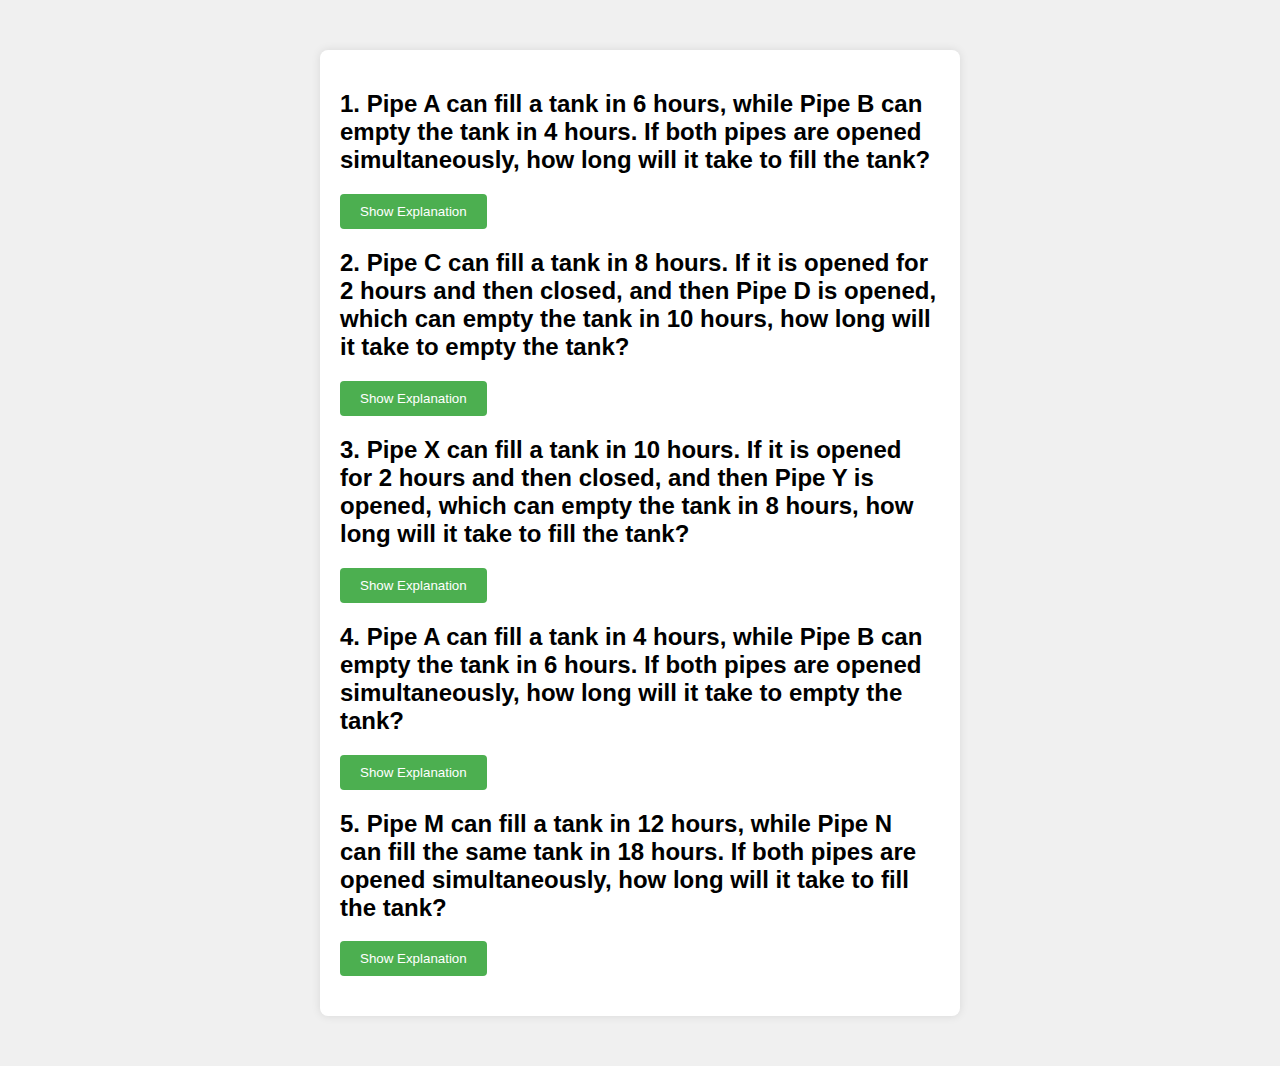
<file: pipes-and-cisterns.html>
<!DOCTYPE html>
<html lang="en">
<head>
    <meta charset="UTF-8">
    <meta name="viewport" content="width=device-width, initial-scale=1.0">
    <title>Aptitude Quiz</title>
    <style>
        body {
            font-family: Arial, sans-serif;
            margin: 0;
            padding: 0;
            background-color: #f0f0f0;
        }

        .quiz-container {
            max-width: 600px;
            margin: 50px auto;
            background-color: #fff;
            padding: 20px;
            border-radius: 8px;
            box-shadow: 0 0 10px rgba(0, 0, 0, 0.1);
        }

        .question {
            margin-bottom: 20px;
        }

        .explanation {
            display: none;
            margin-top: 10px;
        }

        button {
            background-color: #4CAF50;
            color: white;
            padding: 10px 20px;
            border: none;
            border-radius: 4px;
            cursor: pointer;
        }

        button:hover {
            background-color: #45a049;
        }
    </style>
</head>
<body>
    <div class="quiz-container">
        <div class="question">
            <h2>1. Pipe A can fill a tank in 6 hours, while Pipe B can empty the tank in 4 hours. If both pipes are opened simultaneously, how long will it take to fill the tank?</h2>
            <button onclick="toggleExplanation(1)">Show Explanation</button>
            <p class="explanation">To find the time to fill the tank, we calculate the net flow rate: 1/6 - 1/4 = 1/12 (tanks per hour). Therefore, it will take 12 hours to fill the tank.</p>
        </div>
        
        <div class="question">
            <h2>2. Pipe C can fill a tank in 8 hours. If it is opened for 2 hours and then closed, and then Pipe D is opened, which can empty the tank in 10 hours, how long will it take to empty the tank?</h2>
            <button onclick="toggleExplanation(2)">Show Explanation</button>
            <p class="explanation">In 2 hours, Pipe C fills 1/8 * 2 = 1/4 of the tank. When Pipe D is opened, the net flow rate is -1/10 (emptying). So, it takes (1/4) / (1/10) = 2.5 hours to empty the tank.</p>
        </div>
        
        <div class="question">
            <h2>3. Pipe X can fill a tank in 10 hours. If it is opened for 2 hours and then closed, and then Pipe Y is opened, which can empty the tank in 8 hours, how long will it take to fill the tank?</h2>
            <button onclick="toggleExplanation(3)">Show Explanation</button>
            <p class="explanation">In 2 hours, Pipe X fills 1/10 * 2 = 1/5 of the tank. When Pipe Y is opened, the net flow rate is -1/8 (emptying). So, it takes (1/5) / (1/8) = 8/5 hours to fill the tank.</p>
        </div>
        
        <div class="question">
            <h2>4. Pipe A can fill a tank in 4 hours, while Pipe B can empty the tank in 6 hours. If both pipes are opened simultaneously, how long will it take to empty the tank?</h2>
            <button onclick="toggleExplanation(4)">Show Explanation</button>
            <p class="explanation">To find the time to empty the tank, we calculate the net flow rate: 1/4 - 1/6 = 1/12 (tanks per hour). Therefore, it will take 12 hours to empty the tank.</p>
        </div>
        
        <div class="question">
            <h2>5. Pipe M can fill a tank in 12 hours, while Pipe N can fill the same tank in 18 hours. If both pipes are opened simultaneously, how long will it take to fill the tank?</h2>
            <button onclick="toggleExplanation(5)">Show Explanation</button>
            <p class="explanation">To find the time to fill the tank, we calculate the net flow rate: 1/12 + 1/18 = 5/36 (tanks per hour). Therefore, it will take 36/5 hours to fill the tank.</p>
        </div>
    </div>

    <script>
        function toggleExplanation(questionNumber) {
            var explanation = document.getElementsByClassName('explanation')[questionNumber - 1];
            if (explanation.style.display === "none") {
                explanation.style.display = "block";
            } else {
                explanation.style.display = "none";
            }
        }
    </script>
</body>

</html>
</file>
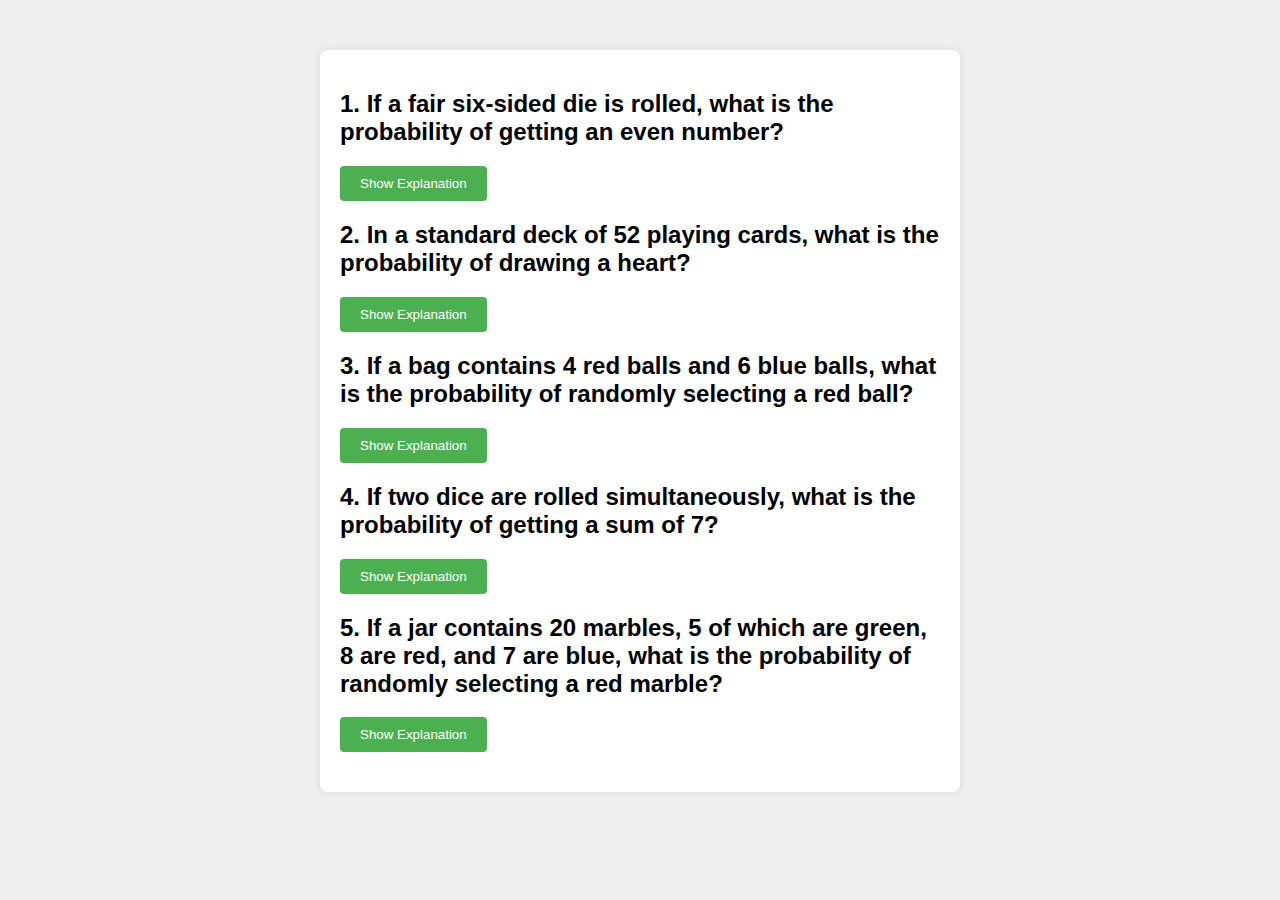
<file: probability.html>
<!DOCTYPE html>
<html lang="en">
<head>
    <meta charset="UTF-8">
    <meta name="viewport" content="width=device-width, initial-scale=1.0">
    <title>Aptitude Quiz</title>
    <style>
        body {
            font-family: Arial, sans-serif;
            margin: 0;
            padding: 0;
            background-color: #f0f0f0;
        }

        .quiz-container {
            max-width: 600px;
            margin: 50px auto;
            background-color: #fff;
            padding: 20px;
            border-radius: 8px;
            box-shadow: 0 0 10px rgba(0, 0, 0, 0.1);
        }

        .question {
            margin-bottom: 20px;
        }

        .explanation {
            display: none;
            margin-top: 10px;
        }

        button {
            background-color: #4CAF50;
            color: white;
            padding: 10px 20px;
            border: none;
            border-radius: 4px;
            cursor: pointer;
        }

        button:hover {
            background-color: #45a049;
        }
    </style>
</head>
<body>
    <div class="quiz-container">
        <div class="question">
            <h2>1. If a fair six-sided die is rolled, what is the probability of getting an even number?</h2>
            <button onclick="toggleExplanation(1)">Show Explanation</button>
            <p class="explanation">Out of 6 possible outcomes, 3 are even numbers (2, 4, and 6). So, the probability is 3/6 = 1/2.</p>
        </div>
        
        <div class="question">
            <h2>2. In a standard deck of 52 playing cards, what is the probability of drawing a heart?</h2>
            <button onclick="toggleExplanation(2)">Show Explanation</button>
            <p class="explanation">There are 13 hearts in a deck of 52 cards. So, the probability is 13/52 = 1/4.</p>
        </div>
        
        <div class="question">
            <h2>3. If a bag contains 4 red balls and 6 blue balls, what is the probability of randomly selecting a red ball?</h2>
            <button onclick="toggleExplanation(3)">Show Explanation</button>
            <p class="explanation">Out of 10 balls, 4 are red. So, the probability is 4/10 = 2/5.</p>
        </div>
        
        <div class="question">
            <h2>4. If two dice are rolled simultaneously, what is the probability of getting a sum of 7?</h2>
            <button onclick="toggleExplanation(4)">Show Explanation</button>
            <p class="explanation">There are 36 possible outcomes when rolling two dice. Out of these, 6 outcomes result in a sum of 7 (1+6, 2+5, 3+4, 4+3, 5+2, 6+1). So, the probability is 6/36 = 1/6.</p>
        </div>
        
        <div class="question">
            <h2>5. If a jar contains 20 marbles, 5 of which are green, 8 are red, and 7 are blue, what is the probability of randomly selecting a red marble?</h2>
            <button onclick="toggleExplanation(5)">Show Explanation</button>
            <p class="explanation">Out of 20 marbles, 8 are red. So, the probability is 8/20 = 2/5.</p>
        </div>
    </div>

    <script>
        function toggleExplanation(questionNumber) {
            var explanation = document.getElementsByClassName('explanation')[questionNumber - 1];
            if (explanation.style.display === "none") {
                explanation.style.display = "block";
            } else {
                explanation.style.display = "none";
            }
        }
    </script>
</body>

</html>
</file>
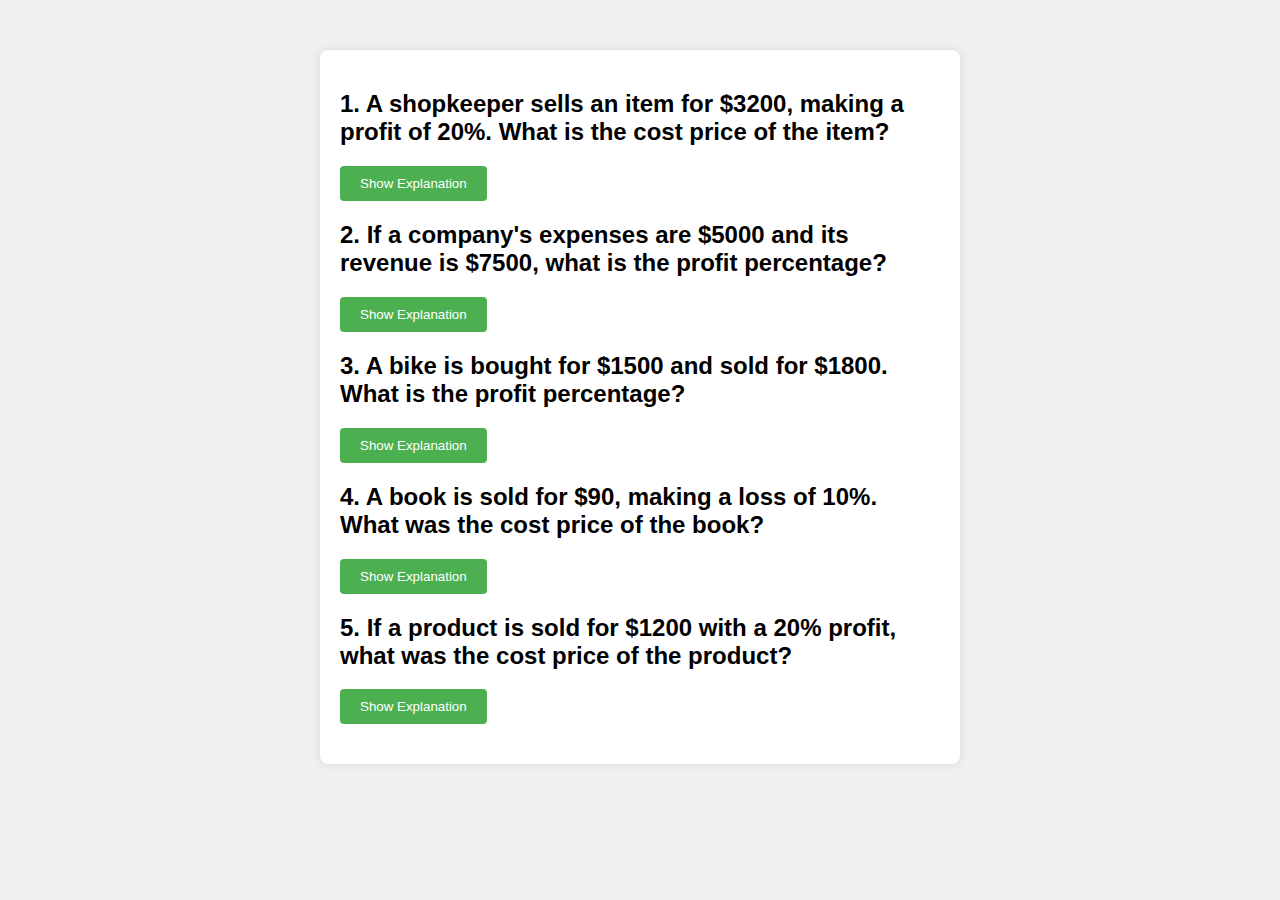
<file: profit-and-loss.html>
<!DOCTYPE html>
<html lang="en">
<head>
    <meta charset="UTF-8">
    <meta name="viewport" content="width=device-width, initial-scale=1.0">
    <title>Aptitude Quiz</title>
    <style>
        body {
            font-family: Arial, sans-serif;
            margin: 0;
            padding: 0;
            background-color: #f0f0f0;
        }

        .quiz-container {
            max-width: 600px;
            margin: 50px auto;
            background-color: #fff;
            padding: 20px;
            border-radius: 8px;
            box-shadow: 0 0 10px rgba(0, 0, 0, 0.1);
        }

        .question {
            margin-bottom: 20px;
        }

        .explanation {
            display: none;
            margin-top: 10px;
        }

        button {
            background-color: #4CAF50;
            color: white;
            padding: 10px 20px;
            border: none;
            border-radius: 4px;
            cursor: pointer;
        }

        button:hover {
            background-color: #45a049;
        }
    </style>
</head>

<body>
    <div class="quiz-container">
        <div class="question">
            <h2>1. A shopkeeper sells an item for $3200, making a profit of 20%. What is the cost price of the item?</h2>
            <button onclick="toggleExplanation(1)">Show Explanation</button>
            <p class="explanation">Let the cost price be x. The selling price is 120% of x. So, 120% of x = $3200. Solving for x, we find the cost price is $2666.67.</p>
        </div>
        
        <div class="question">
            <h2>2. If a company's expenses are $5000 and its revenue is $7500, what is the profit percentage?</h2>
            <button onclick="toggleExplanation(2)">Show Explanation</button>
            <p class="explanation">Profit = Revenue - Expenses = $7500 - $5000 = $2500. Profit percentage = (Profit / Expenses) * 100% = (2500 / 5000) * 100% = 50%.</p>
        </div>
        
        <div class="question">
            <h2>3. A bike is bought for $1500 and sold for $1800. What is the profit percentage?</h2>
            <button onclick="toggleExplanation(3)">Show Explanation</button>
            <p class="explanation">Profit = Selling Price - Cost Price = $1800 - $1500 = $300. Profit percentage = (Profit / Cost Price) * 100% = (300 / 1500) * 100% = 20%.</p>
        </div>
        
        <div class="question">
            <h2>4. A book is sold for $90, making a loss of 10%. What was the cost price of the book?</h2>
            <button onclick="toggleExplanation(4)">Show Explanation</button>
            <p class="explanation">Let the cost price be x. The selling price is 90% of x. So, 90% of x = $90. Solving for x, we find the cost price is $100.</p>
        </div>
        
        <div class="question">
            <h2>5. If a product is sold for $1200 with a 20% profit, what was the cost price of the product?</h2>
            <button onclick="toggleExplanation(5)">Show Explanation</button>
            <p class="explanation">Let the cost price be x. The selling price is 120% of x. So, 120% of x = $1200. Solving for x, we find the cost price is $1000.</p>
        </div>
    </div>

    <script>
        function toggleExplanation(questionNumber) {
            var explanation = document.getElementsByClassName('explanation')[questionNumber - 1];
            if (explanation.style.display === "none") {
                explanation.style.display = "block";
            } else {
                explanation.style.display = "none";
            }
        }
    </script>
</body>

</html>
</file>
<file: style1.css>
body{
    background-color: #344a72;
    font-family: 'Roboto',sans-serif;
}
.signup-box{
    width: 360px;
    height: 620px;
    margin: auto;
    background-color:  white;
    border-radius: 3px;
}
h1{
    text-align: center;
    padding-top: 15px;

}
h4{
    text-align: center;
}
form{
    width: 300px;
    margin-left: 20px;
}
form label{
    display: flex;
    margin-top: 20px;
    font-size: 18px;;
}
form input{
    width: 100%;
    padding: 7px;
    border: none;
    border: 1px solid gray;
    border-radius: 6px;
    outline: none;
}
input[type="button"]{
    width: 320px;
    height: 35px;
    margin-top: 20px;
    border: none;
    background-color: #49c1a2;
    color: white;
    font-size: 18px;
}
p{
    text-align: center;
    padding-top: 20px;
    font-size: 15px;
}
.para-2{
    text-align:center;
    color:white;
    font-size: 15px;
    margin-top:-10px;
}
.para-2 a{
    color:#49c1a2;
}
.login-box{
    width:360px;
    height:270px;
    margin:auto;
    background-color: white;
    border-radius: 3px;
}
submit-btn {
    background-color: #007bff;
    color: #fff;
    border: none;
    padding: 10px 20px;
    border-radius: 5px;
    cursor: pointer;
}

submit-btn:hover {
    background-color: #0056b3;
}

error-message {
    color: red;
    margin-bottom: 10px;
}
</file>
